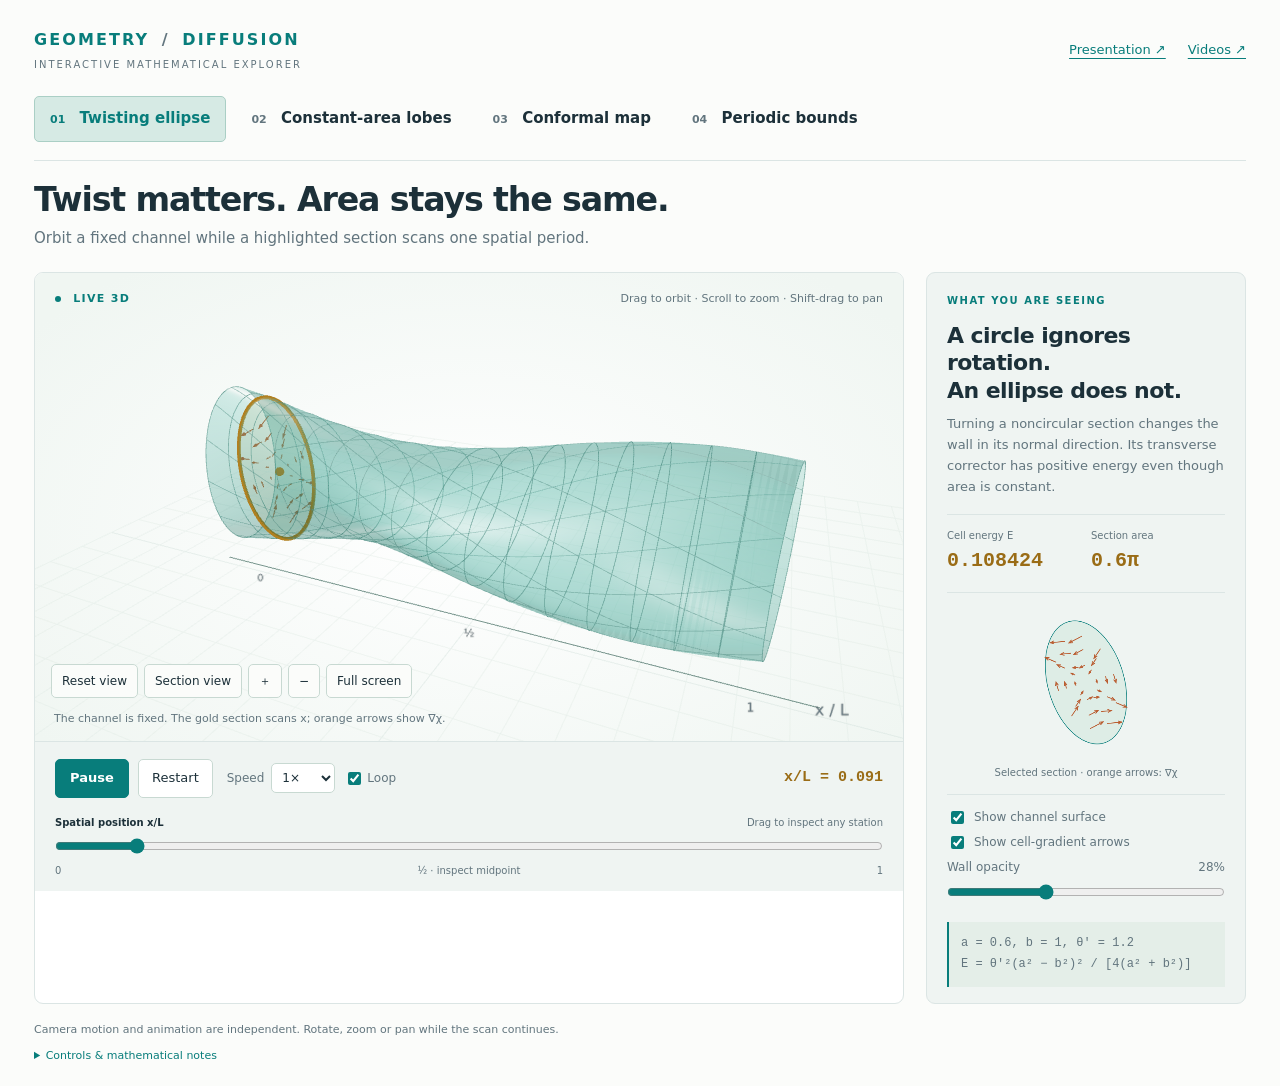
<file: interactive3d/index.html>
<!doctype html><html lang="en"><head><meta charset="utf-8"><meta name="viewport" content="width=device-width,initial-scale=1"><title>Geometry in motion · Interactive diffusion</title><link rel="stylesheet" href="style.css?v=3901519d13c7"></head>
<body><div id="app">
<header><div><a class="brand" href="index.html">GEOMETRY <span>/</span> DIFFUSION</a><div class="eyebrow">INTERACTIVE MATHEMATICAL EXPLORER</div></div><div class="header-links"><a href="../expository_annex.pdf" id="paperLink">Presentation ↗</a><a href="../animations/gallery.html">Videos ↗</a></div></header>
<nav aria-label="Select a scene"><button data-scene="twist" aria-pressed="true"><span>01</span> Twisting ellipse</button><button data-scene="lobes" aria-pressed="false"><span>02</span> Constant-area lobes</button><button data-scene="conformal" aria-pressed="false"><span>03</span> Conformal map</button><button data-scene="bounds" aria-pressed="false"><span>04</span> Periodic bounds</button></nav>
<section class="intro"><h1 id="title">Twist matters. Area stays the same.</h1><p id="subtitle">Orbit a fixed channel while a highlighted section scans one spatial period.</p></section>
<main><section class="viewer" aria-label="Interactive 3D scene"><div id="stage"><canvas id="scene" tabindex="0" aria-label="3D view: drag to orbit, scroll to zoom, shift-drag to pan"></canvas><div id="loading">Preparing the 3D scene…</div><div class="stage-top"><span class="live"><i></i> <span id="state">LIVE 3D</span></span><span id="cameraHint">Drag to orbit · Scroll to zoom · Shift-drag to pan</span></div><div class="view-buttons" aria-label="Camera presets"><button id="reset" title="Restore the initial camera without restarting the animation">Reset view</button><button id="front">Section view</button><button id="zoomIn" aria-label="Zoom in">＋</button><button id="zoomOut" aria-label="Zoom out">−</button><button id="fullscreen">Full screen</button></div><div id="stageNote">The channel is fixed. The gold section moves along x.</div></div>
<div class="transport"><div class="transport-top"><button id="play" class="primary">Pause</button><button id="restart" title="Restart the scan, keeping your camera view">Restart</button><label class="speed">Speed <select id="speed"><option value="0.5">0.5×</option><option value="1" selected>1×</option><option value="2">2×</option></select></label><label class="loop"><input id="loop" type="checkbox" checked> Loop</label><output id="position">x/L = 0.000</output></div><label class="timeline-label" for="timeline"><span id="timelineName">Spatial position</span><span>Drag to inspect any station</span></label><input id="timeline" type="range" min="0" max="1" step="0.001" value="0" aria-label="Spatial position"><div class="ticks"><span>0</span><button id="midpoint" title="Pause at the midpoint">½ · inspect midpoint</button><span>1</span></div></div></section>
<aside><div class="side-title">WHAT YOU ARE SEEING</div><h2 id="takeaway">A circle ignores rotation.<br>An ellipse does not.</h2><p id="explanation"></p><div class="metrics" id="metrics"></div><canvas id="inset" width="640" height="360" aria-label="A fixed front view of the selected cross section"></canvas><div id="insetCaption" class="inset-caption"></div><div class="options" id="tubeOptions"><label><input type="checkbox" id="surface" checked> Show channel surface</label><label><input type="checkbox" id="field" checked> Show cell-gradient arrows</label><label for="opacity">Wall opacity <output id="opacityValue">28%</output></label><input id="opacity" type="range" min="0.03" max="0.75" step="0.01" value="0.28"></div><div id="formula" class="formula"></div></aside></main>
<footer><span id="viewDescription">Camera motion and animation are independent. Rotate, zoom or pan while the scan continues.</span><details><summary>Controls & mathematical notes</summary><p>For 3D channels, drag to orbit and Shift-drag or right-drag to pan. For the planar map and graph, drag to pan; rotation is disabled. Wheel or pinch zooms in every scene. Touch: one finger rotates 3D channels or pans planar diagrams; two fingers pan and zoom. Space pauses when focus is outside a control. Keys 1–4 select scenes. The timeline pauses playback when dragged. Reset view changes only the camera.</p><p>These are geometric constructions and analytic formulas, not particle simulations. The channel walls are stationary. Axial length is schematic. Orange arrows are the transverse cell-gradient field, with fixed display scaling. The conformal map and the bounds use fixed face-on orthographic views. Equal geometric scale is preserved while panning, zooming and resizing. FEM points are numerical estimates, not certified error bars.</p><p>Built with <a href="https://threejs.org/docs/pages/OrbitControls.html" target="_blank" rel="noopener">Three.js and OrbitControls</a>. All runtime code and data are bundled locally. <a href="README.md">Source and reproduction notes</a>.</p></details></footer>
</div><noscript><p>This explorer needs JavaScript. The original videos remain available in the animations folder.</p></noscript><script src="app.bundle.js?v=f7a16979a0a4"></script></body></html>
</file>
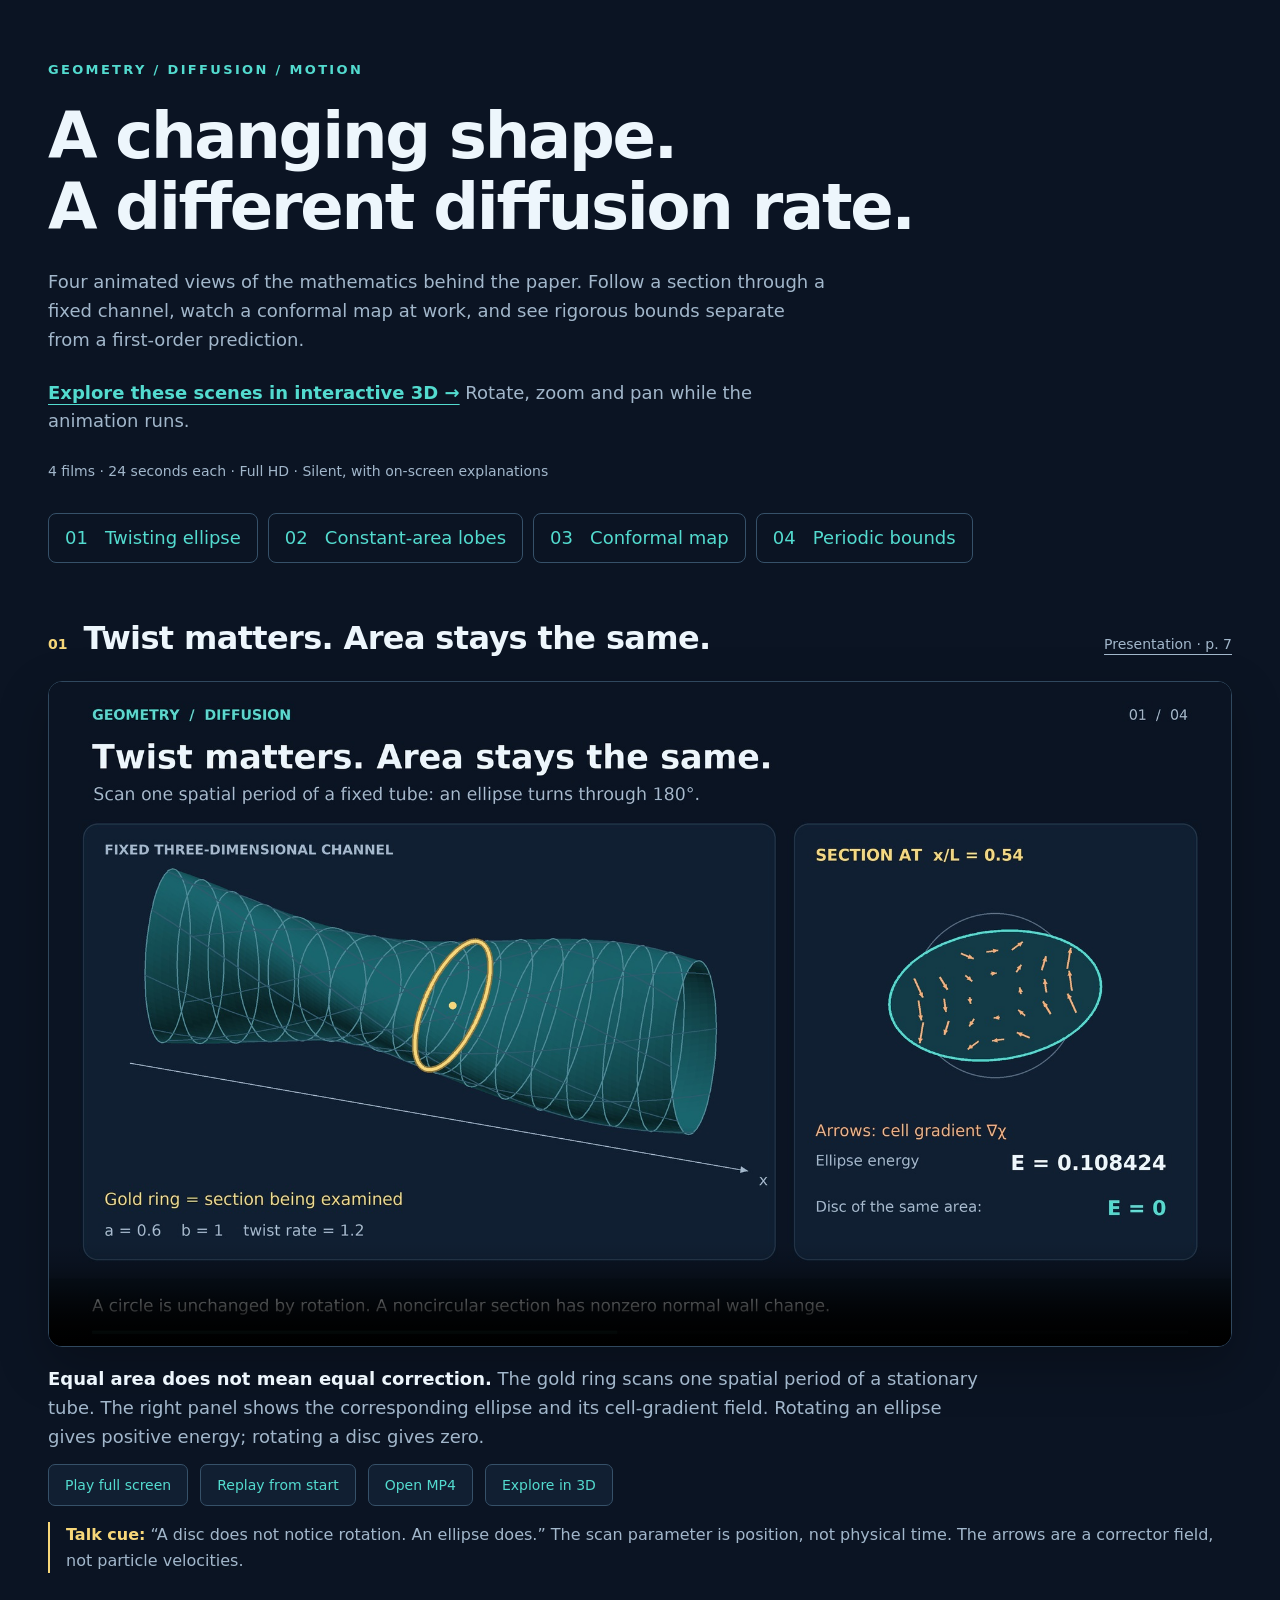
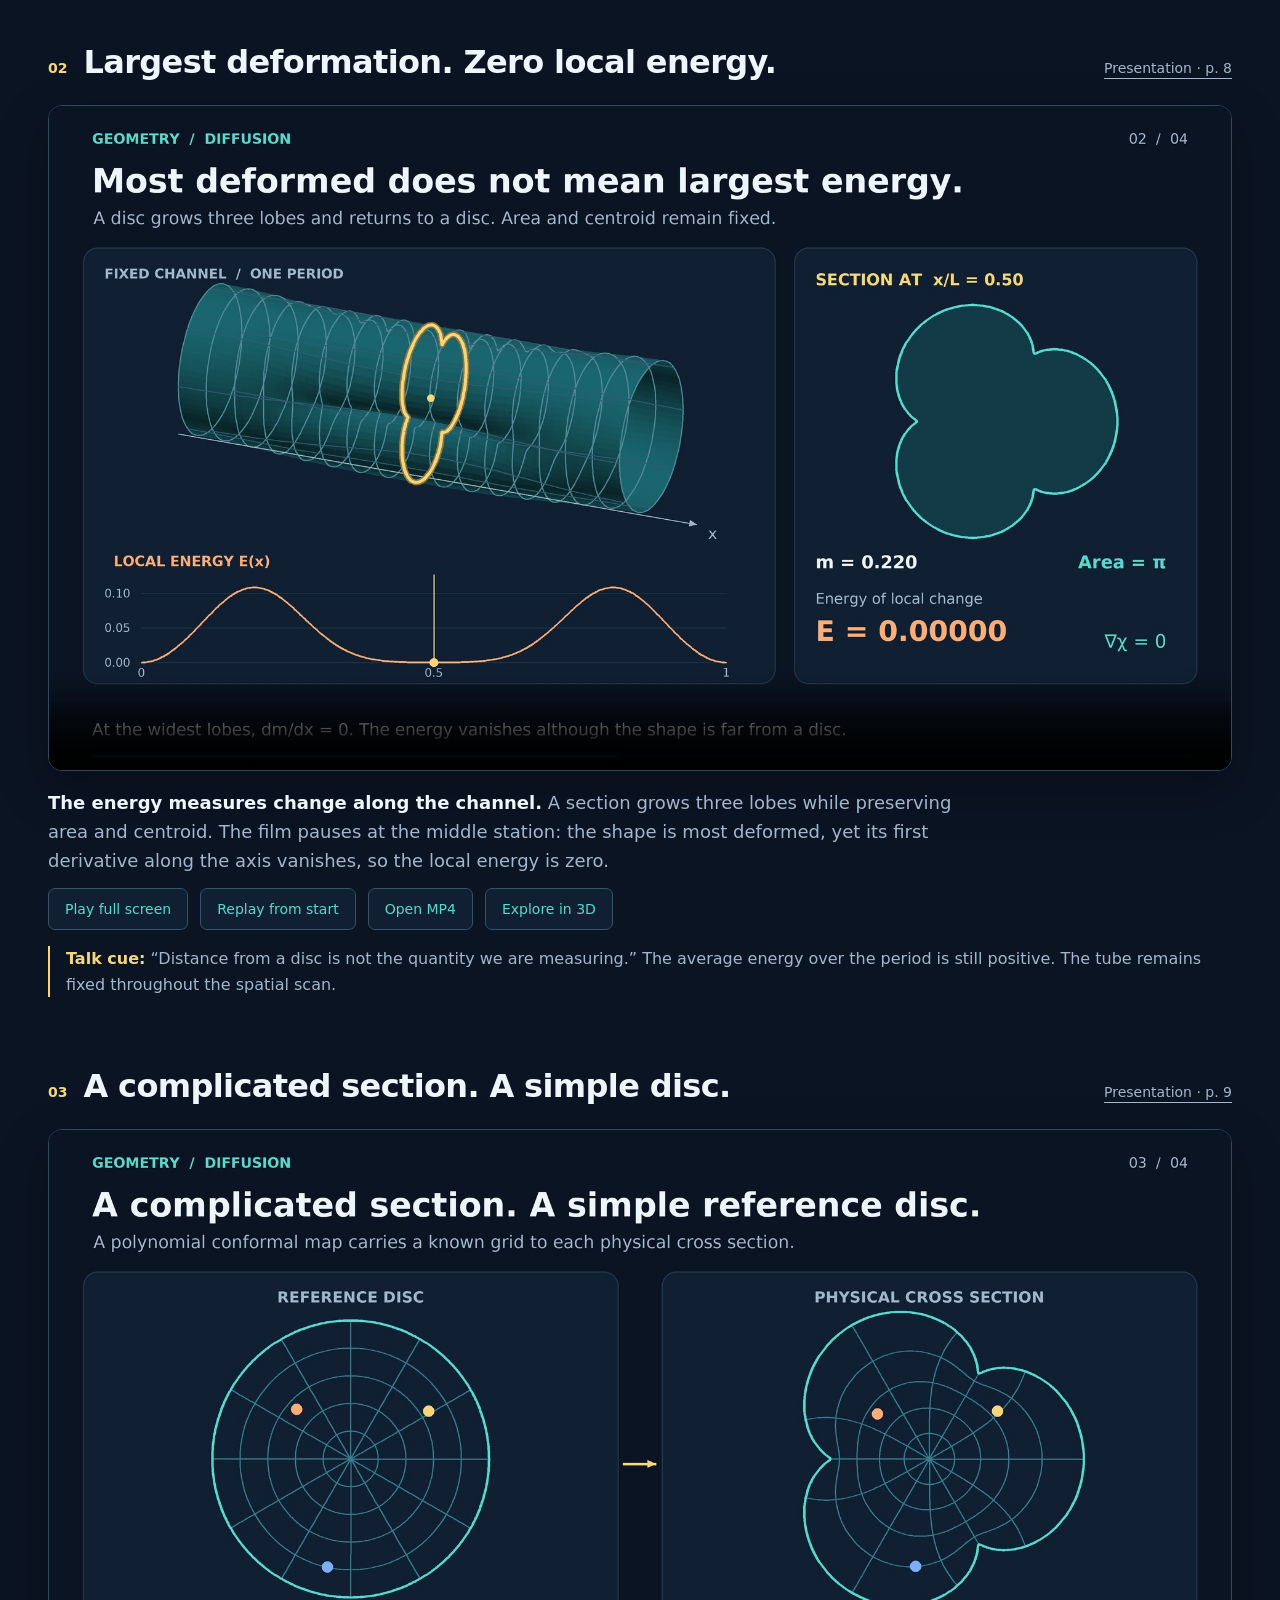
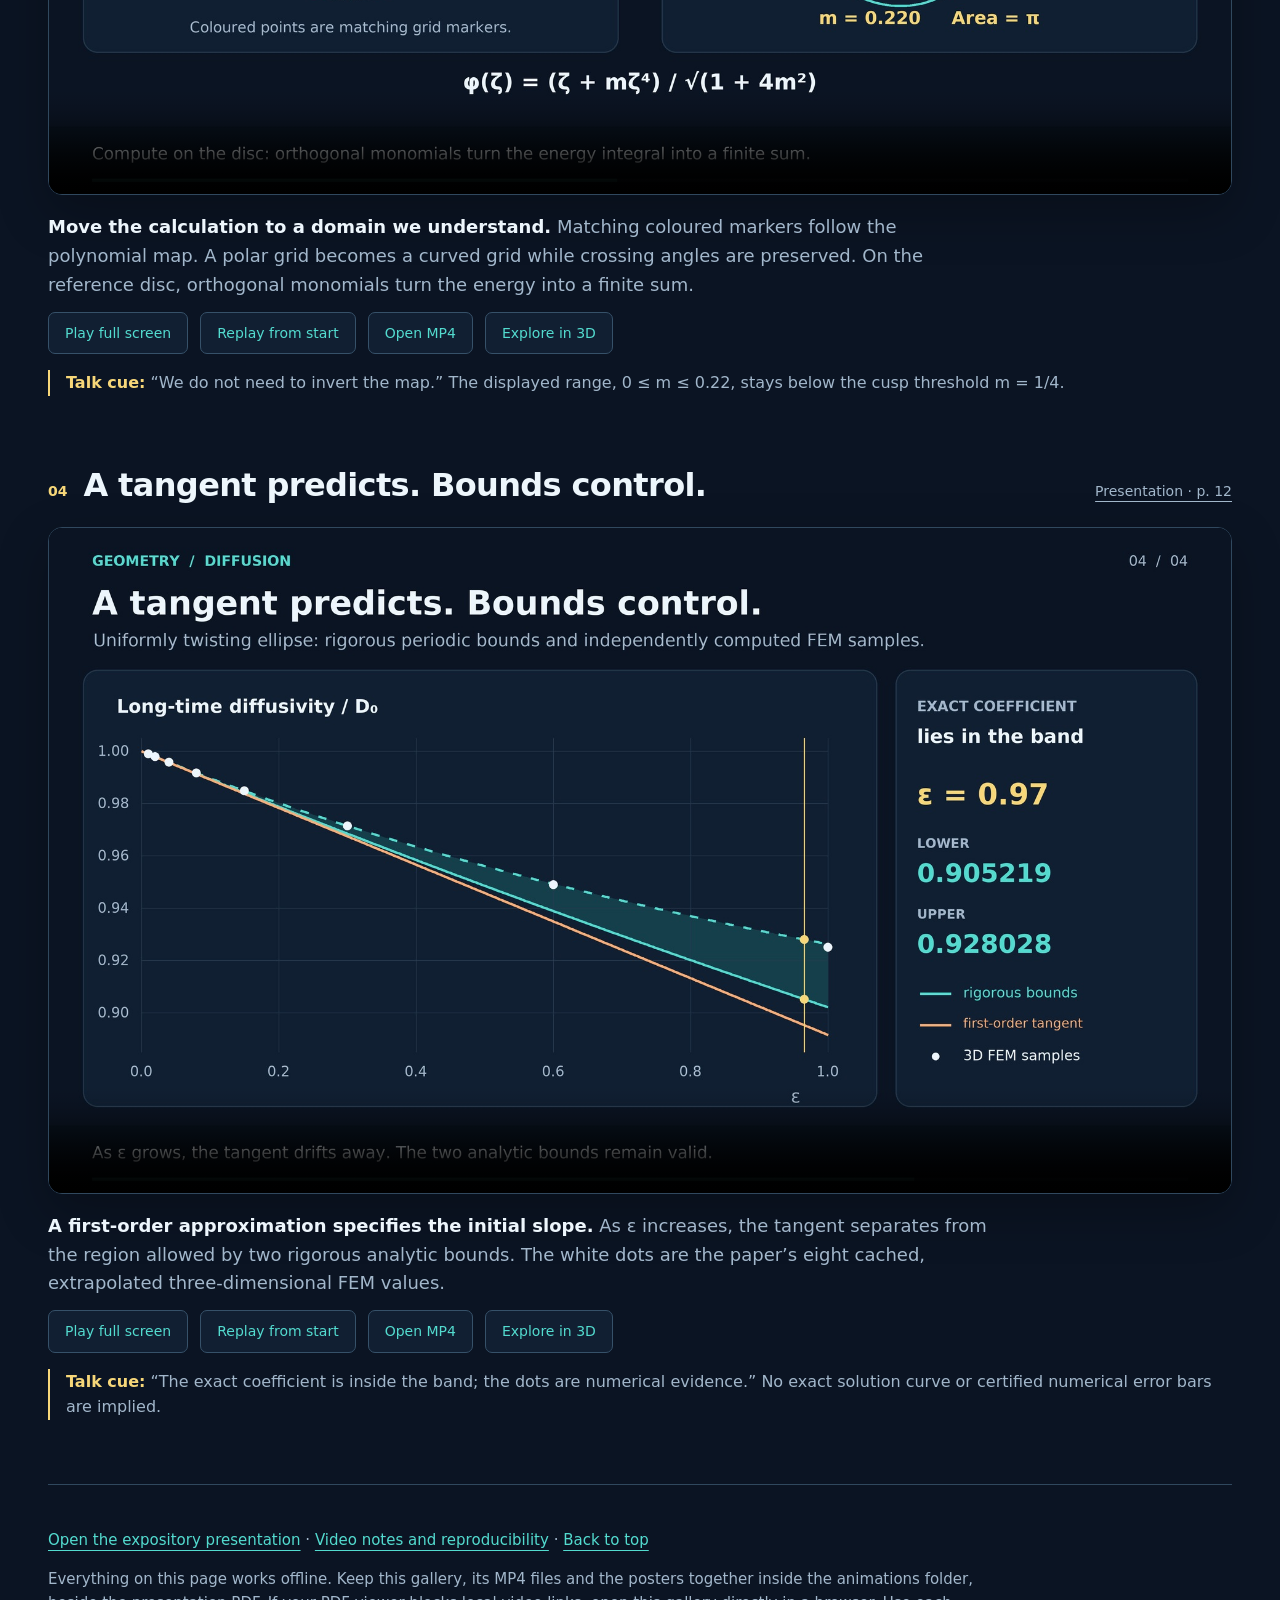
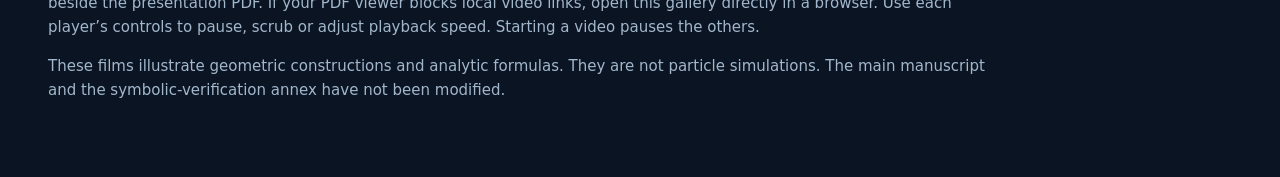
<file: animations/gallery.html>
<!doctype html>
<html lang="en">
<head>
<meta charset="utf-8"><meta name="viewport" content="width=device-width, initial-scale=1">
<title>Geometry and diffusion — four animated views</title>
<style>
:root{color-scheme:dark;--bg:#0b1423;--panel:#111f32;--text:#edf6fc;--muted:#a2b7cb;--teal:#53dbcf;--gold:#f7d779}
*{box-sizing:border-box}html{scroll-behavior:smooth}body{margin:0;background:var(--bg);color:var(--text);font:18px/1.6 system-ui,-apple-system,BlinkMacSystemFont,"Segoe UI",sans-serif}main{max-width:1240px;margin:auto;padding:60px 28px}a{color:var(--teal);text-underline-offset:5px}a:focus-visible,button:focus-visible,video:focus-visible{outline:3px solid var(--gold);outline-offset:5px}.eyebrow{font-size:13px;font-weight:750;letter-spacing:.18em;color:var(--teal)}h1{font-size:clamp(34px,5.5vw,64px);line-height:1.12;letter-spacing:-.035em;max-width:950px;margin:20px 0}header p{max-width:780px;color:var(--muted);margin:24px 0}.meta{font-size:14px;color:var(--muted)}nav{display:flex;flex-wrap:wrap;gap:10px;margin:30px 0 50px}nav a{padding:10px 16px;text-decoration:none;border:1px solid #365169;border-radius:8px}nav a:hover{background:var(--panel);border-color:var(--teal)}article{margin:0 0 64px;scroll-margin-top:24px}.head{display:flex;align-items:baseline;gap:18px;justify-content:space-between}.title{display:flex;align-items:baseline;gap:16px}h2{font-size:clamp(23px,3vw,32px);letter-spacing:-.02em;margin:0 0 16px}.number{font-size:14px;font-weight:750;color:var(--gold)}.page{font-size:14px;white-space:nowrap;color:var(--muted)}.player{overflow:hidden;border-radius:14px;border:1px solid #30485e;background:#08111e;box-shadow:0 18px 50px #0004}video{display:block;width:100%;aspect-ratio:16/9;background:#08111e}.description{max-width:940px;color:var(--muted);margin:18px 0 12px}.description strong{color:var(--text);font-weight:650}.actions{display:flex;flex-wrap:wrap;gap:12px;align-items:center}button,.download{font:inherit;font-size:14px;padding:9px 16px;background:var(--panel);color:var(--teal);border:1px solid #365169;border-radius:7px;cursor:pointer;text-decoration:none}button:hover,.download:hover{border-color:var(--teal)}.speaker{border-left:2px solid var(--gold);padding-left:16px;color:var(--muted);font-size:16px}.speaker b{color:var(--gold)}footer{border-top:1px solid #30485e;padding-top:28px;color:var(--muted);font-size:15px}footer p{max-width:960px}@media(max-width:650px){main{padding:32px 16px}.head{display:block}.page{margin:0 0 10px}.title{gap:10px}nav{gap:7px}nav a{font-size:14px;padding:8px 11px}article{margin-bottom:45px}}@media(prefers-reduced-motion:reduce){html{scroll-behavior:auto}}
</style>
</head>
<body><main>
<header><div class="eyebrow">GEOMETRY / DIFFUSION / MOTION</div><h1>A changing shape.<br>A different diffusion rate.</h1>
<p>Four animated views of the mathematics behind the paper. Follow a section through a fixed channel, watch a conformal map at work, and see rigorous bounds separate from a first-order prediction.</p>
<p><a href="../interactive3d/index.html"><strong>Explore these scenes in interactive 3D →</strong></a> Rotate, zoom and pan while the animation runs.</p>
<div class="meta">4 films · 24 seconds each · Full HD · Silent, with on-screen explanations</div>
<nav aria-label="Choose a video"><a href="#twist">01 &nbsp; Twisting ellipse</a><a href="#lobes">02 &nbsp; Constant-area lobes</a><a href="#conformal">03 &nbsp; Conformal map</a><a href="#bounds">04 &nbsp; Periodic bounds</a></nav>
</header>
<article id="twist"><div class="head"><div class="title"><span class="number">01</span><h2>Twist matters. Area stays the same.</h2></div><a class="page" href="../expository_annex.pdf#page=7">Presentation · p. 7</a></div>
<div class="player"><video id="v1" controls playsinline preload="metadata" poster="posters/01_twisting_ellipse.jpg" aria-label="Twisting ellipse: spatial scan and transverse cell gradient"><source src="01_twisting_ellipse.mp4" type="video/mp4">Your browser cannot play this video. Use the MP4 link below.</video></div>
<p class="description"><strong>Equal area does not mean equal correction.</strong> The gold ring scans one spatial period of a stationary tube. The right panel shows the corresponding ellipse and its cell-gradient field. Rotating an ellipse gives positive energy; rotating a disc gives zero.</p>
<div class="actions"><button data-fullscreen="v1">Play full screen</button><button data-replay="v1">Replay from start</button><a class="download" href="01_twisting_ellipse.mp4">Open MP4</a><a class="download" href="../interactive3d/01_twisting_ellipse.html">Explore in 3D</a></div>
<p class="speaker"><b>Talk cue:</b> “A disc does not notice rotation. An ellipse does.” The scan parameter is position, not physical time. The arrows are a corrector field, not particle velocities.</p></article>
<article id="lobes"><div class="head"><div class="title"><span class="number">02</span><h2>Largest deformation. Zero local energy.</h2></div><a class="page" href="../expository_annex.pdf#page=8">Presentation · p. 8</a></div>
<div class="player"><video id="v2" controls playsinline preload="metadata" poster="posters/02_constant_area_lobes.jpg" aria-label="Constant-area lobes: spatial scan, local gradient and energy"><source src="02_constant_area_lobes.mp4" type="video/mp4">Your browser cannot play this video. Use the MP4 link below.</video></div>
<p class="description"><strong>The energy measures change along the channel.</strong> A section grows three lobes while preserving area and centroid. The film pauses at the middle station: the shape is most deformed, yet its first derivative along the axis vanishes, so the local energy is zero.</p>
<div class="actions"><button data-fullscreen="v2">Play full screen</button><button data-replay="v2">Replay from start</button><a class="download" href="02_constant_area_lobes.mp4">Open MP4</a><a class="download" href="../interactive3d/02_constant_area_lobes.html">Explore in 3D</a></div>
<p class="speaker"><b>Talk cue:</b> “Distance from a disc is not the quantity we are measuring.” The average energy over the period is still positive. The tube remains fixed throughout the spatial scan.</p></article>
<article id="conformal"><div class="head"><div class="title"><span class="number">03</span><h2>A complicated section. A simple disc.</h2></div><a class="page" href="../expository_annex.pdf#page=9">Presentation · p. 9</a></div>
<div class="player"><video id="v3" controls playsinline preload="metadata" poster="posters/03_conformal_map.jpg" aria-label="Polynomial conformal map from a reference disc to a three-lobed section"><source src="03_conformal_map.mp4" type="video/mp4">Your browser cannot play this video. Use the MP4 link below.</video></div>
<p class="description"><strong>Move the calculation to a domain we understand.</strong> Matching coloured markers follow the polynomial map. A polar grid becomes a curved grid while crossing angles are preserved. On the reference disc, orthogonal monomials turn the energy into a finite sum.</p>
<div class="actions"><button data-fullscreen="v3">Play full screen</button><button data-replay="v3">Replay from start</button><a class="download" href="03_conformal_map.mp4">Open MP4</a><a class="download" href="../interactive3d/03_conformal_map.html">Explore in 3D</a></div>
<p class="speaker"><b>Talk cue:</b> “We do not need to invert the map.” The displayed range, 0 ≤ m ≤ 0.22, stays below the cusp threshold m = 1/4.</p></article>
<article id="bounds"><div class="head"><div class="title"><span class="number">04</span><h2>A tangent predicts. Bounds control.</h2></div><a class="page" href="../expository_annex.pdf#page=12">Presentation · p. 12</a></div>
<div class="player"><video id="v4" controls playsinline preload="metadata" poster="posters/04_periodic_bounds.jpg" aria-label="Analytic bounds for periodic diffusivity compared with the first-order tangent and FEM samples"><source src="04_periodic_bounds.mp4" type="video/mp4">Your browser cannot play this video. Use the MP4 link below.</video></div>
<p class="description"><strong>A first-order approximation specifies the initial slope.</strong> As ε increases, the tangent separates from the region allowed by two rigorous analytic bounds. The white dots are the paper’s eight cached, extrapolated three-dimensional FEM values.</p>
<div class="actions"><button data-fullscreen="v4">Play full screen</button><button data-replay="v4">Replay from start</button><a class="download" href="04_periodic_bounds.mp4">Open MP4</a><a class="download" href="../interactive3d/04_periodic_bounds.html">Explore in 3D</a></div>
<p class="speaker"><b>Talk cue:</b> “The exact coefficient is inside the band; the dots are numerical evidence.” No exact solution curve or certified numerical error bars are implied.</p></article>
<footer><p><a href="../expository_annex.pdf">Open the expository presentation</a> · <a href="README.md">Video notes and reproducibility</a> · <a href="#">Back to top</a></p><p>Everything on this page works offline. Keep this gallery, its MP4 files and the posters together inside the animations folder, beside the presentation PDF. If your PDF viewer blocks local video links, open this gallery directly in a browser. Use each player’s controls to pause, scrub or adjust playback speed. Starting a video pauses the others.</p><p>These films illustrate geometric constructions and analytic formulas. They are not particle simulations. The main manuscript and the symbolic-verification annex have not been modified.</p></footer>
</main>
<script>
const videos = [...document.querySelectorAll('video')];
for (const video of videos) video.addEventListener('play', () => { for (const other of videos) if (other !== video) other.pause(); });
for (const button of document.querySelectorAll('[data-replay]')) button.addEventListener('click', () => { const video = document.getElementById(button.dataset.replay); video.currentTime = 0; video.play().catch(() => {}); });
for (const button of document.querySelectorAll('[data-fullscreen]')) button.addEventListener('click', () => { const video = document.getElementById(button.dataset.fullscreen); if (video.requestFullscreen) video.requestFullscreen().catch(() => {}); else if (video.webkitEnterFullscreen) video.webkitEnterFullscreen(); video.play().catch(() => {}); });
</script></body></html>
</file>
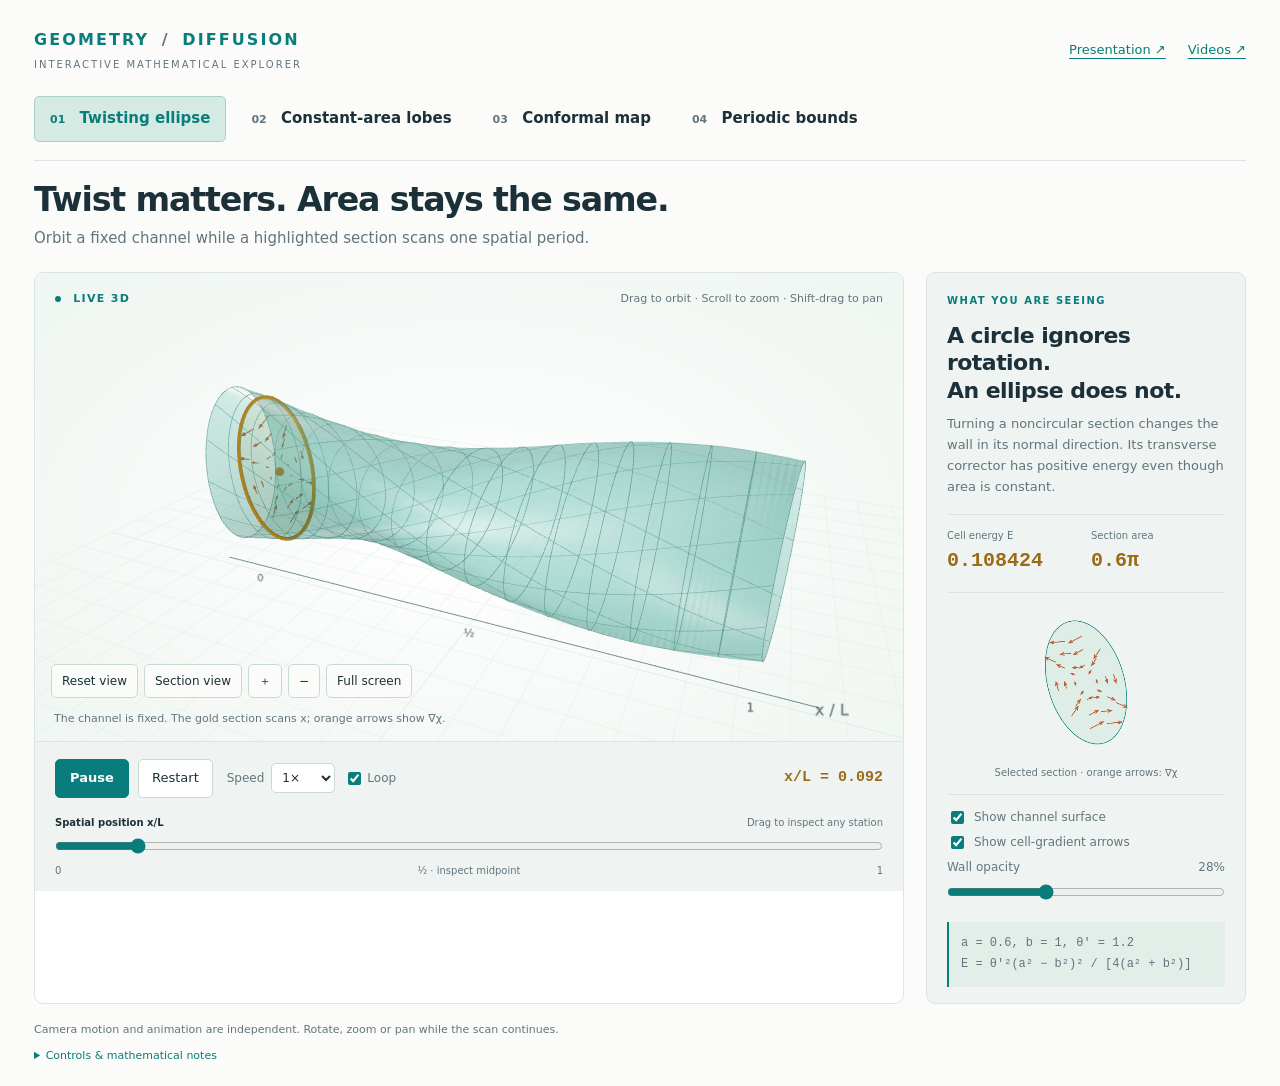
<file: interactive3d/01_twisting_ellipse.html>
<!doctype html><html lang="en"><head><meta charset="utf-8"><meta name="viewport" content="width=device-width,initial-scale=1"><title>Geometry in motion · Interactive diffusion</title><link rel="stylesheet" href="style.css?v=3901519d13c7"></head>
<body><div id="app">
<header><div><a class="brand" href="index.html">GEOMETRY <span>/</span> DIFFUSION</a><div class="eyebrow">INTERACTIVE MATHEMATICAL EXPLORER</div></div><div class="header-links"><a href="../expository_annex.pdf" id="paperLink">Presentation ↗</a><a href="../animations/gallery.html">Videos ↗</a></div></header>
<nav aria-label="Select a scene"><button data-scene="twist" aria-pressed="true"><span>01</span> Twisting ellipse</button><button data-scene="lobes" aria-pressed="false"><span>02</span> Constant-area lobes</button><button data-scene="conformal" aria-pressed="false"><span>03</span> Conformal map</button><button data-scene="bounds" aria-pressed="false"><span>04</span> Periodic bounds</button></nav>
<section class="intro"><h1 id="title">Twist matters. Area stays the same.</h1><p id="subtitle">Orbit a fixed channel while a highlighted section scans one spatial period.</p></section>
<main><section class="viewer" aria-label="Interactive 3D scene"><div id="stage"><canvas id="scene" tabindex="0" aria-label="3D view: drag to orbit, scroll to zoom, shift-drag to pan"></canvas><div id="loading">Preparing the 3D scene…</div><div class="stage-top"><span class="live"><i></i> <span id="state">LIVE 3D</span></span><span id="cameraHint">Drag to orbit · Scroll to zoom · Shift-drag to pan</span></div><div class="view-buttons" aria-label="Camera presets"><button id="reset" title="Restore the initial camera without restarting the animation">Reset view</button><button id="front">Section view</button><button id="zoomIn" aria-label="Zoom in">＋</button><button id="zoomOut" aria-label="Zoom out">−</button><button id="fullscreen">Full screen</button></div><div id="stageNote">The channel is fixed. The gold section moves along x.</div></div>
<div class="transport"><div class="transport-top"><button id="play" class="primary">Pause</button><button id="restart" title="Restart the scan, keeping your camera view">Restart</button><label class="speed">Speed <select id="speed"><option value="0.5">0.5×</option><option value="1" selected>1×</option><option value="2">2×</option></select></label><label class="loop"><input id="loop" type="checkbox" checked> Loop</label><output id="position">x/L = 0.000</output></div><label class="timeline-label" for="timeline"><span id="timelineName">Spatial position</span><span>Drag to inspect any station</span></label><input id="timeline" type="range" min="0" max="1" step="0.001" value="0" aria-label="Spatial position"><div class="ticks"><span>0</span><button id="midpoint" title="Pause at the midpoint">½ · inspect midpoint</button><span>1</span></div></div></section>
<aside><div class="side-title">WHAT YOU ARE SEEING</div><h2 id="takeaway">A circle ignores rotation.<br>An ellipse does not.</h2><p id="explanation"></p><div class="metrics" id="metrics"></div><canvas id="inset" width="640" height="360" aria-label="A fixed front view of the selected cross section"></canvas><div id="insetCaption" class="inset-caption"></div><div class="options" id="tubeOptions"><label><input type="checkbox" id="surface" checked> Show channel surface</label><label><input type="checkbox" id="field" checked> Show cell-gradient arrows</label><label for="opacity">Wall opacity <output id="opacityValue">28%</output></label><input id="opacity" type="range" min="0.03" max="0.75" step="0.01" value="0.28"></div><div id="formula" class="formula"></div></aside></main>
<footer><span id="viewDescription">Camera motion and animation are independent. Rotate, zoom or pan while the scan continues.</span><details><summary>Controls & mathematical notes</summary><p>For 3D channels, drag to orbit and Shift-drag or right-drag to pan. For the planar map and graph, drag to pan; rotation is disabled. Wheel or pinch zooms in every scene. Touch: one finger rotates 3D channels or pans planar diagrams; two fingers pan and zoom. Space pauses when focus is outside a control. Keys 1–4 select scenes. The timeline pauses playback when dragged. Reset view changes only the camera.</p><p>These are geometric constructions and analytic formulas, not particle simulations. The channel walls are stationary. Axial length is schematic. Orange arrows are the transverse cell-gradient field, with fixed display scaling. The conformal map and the bounds use fixed face-on orthographic views. Equal geometric scale is preserved while panning, zooming and resizing. FEM points are numerical estimates, not certified error bars.</p><p>Built with <a href="https://threejs.org/docs/pages/OrbitControls.html" target="_blank" rel="noopener">Three.js and OrbitControls</a>. All runtime code and data are bundled locally. <a href="README.md">Source and reproduction notes</a>.</p></details></footer>
</div><noscript><p>This explorer needs JavaScript. The original videos remain available in the animations folder.</p></noscript><script>if (!location.hash) history.replaceState(null,"","#twist");</script><script src="app.bundle.js?v=f7a16979a0a4"></script></body></html>
</file>
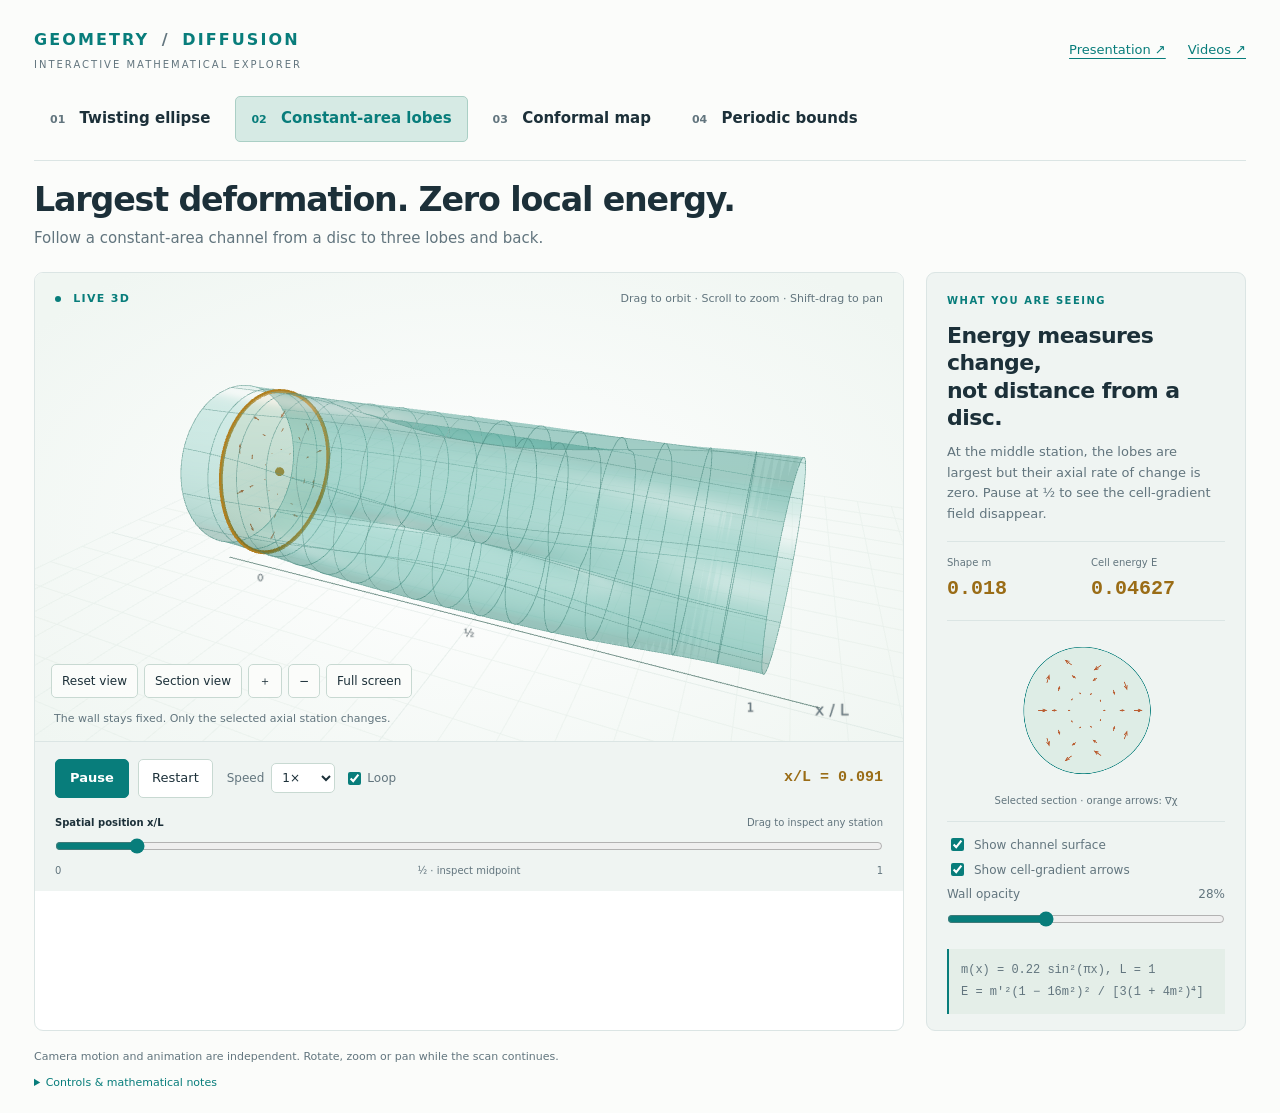
<file: interactive3d/02_constant_area_lobes.html>
<!doctype html><html lang="en"><head><meta charset="utf-8"><meta name="viewport" content="width=device-width,initial-scale=1"><title>Geometry in motion · Interactive diffusion</title><link rel="stylesheet" href="style.css?v=3901519d13c7"></head>
<body><div id="app">
<header><div><a class="brand" href="index.html">GEOMETRY <span>/</span> DIFFUSION</a><div class="eyebrow">INTERACTIVE MATHEMATICAL EXPLORER</div></div><div class="header-links"><a href="../expository_annex.pdf" id="paperLink">Presentation ↗</a><a href="../animations/gallery.html">Videos ↗</a></div></header>
<nav aria-label="Select a scene"><button data-scene="twist" aria-pressed="true"><span>01</span> Twisting ellipse</button><button data-scene="lobes" aria-pressed="false"><span>02</span> Constant-area lobes</button><button data-scene="conformal" aria-pressed="false"><span>03</span> Conformal map</button><button data-scene="bounds" aria-pressed="false"><span>04</span> Periodic bounds</button></nav>
<section class="intro"><h1 id="title">Twist matters. Area stays the same.</h1><p id="subtitle">Orbit a fixed channel while a highlighted section scans one spatial period.</p></section>
<main><section class="viewer" aria-label="Interactive 3D scene"><div id="stage"><canvas id="scene" tabindex="0" aria-label="3D view: drag to orbit, scroll to zoom, shift-drag to pan"></canvas><div id="loading">Preparing the 3D scene…</div><div class="stage-top"><span class="live"><i></i> <span id="state">LIVE 3D</span></span><span id="cameraHint">Drag to orbit · Scroll to zoom · Shift-drag to pan</span></div><div class="view-buttons" aria-label="Camera presets"><button id="reset" title="Restore the initial camera without restarting the animation">Reset view</button><button id="front">Section view</button><button id="zoomIn" aria-label="Zoom in">＋</button><button id="zoomOut" aria-label="Zoom out">−</button><button id="fullscreen">Full screen</button></div><div id="stageNote">The channel is fixed. The gold section moves along x.</div></div>
<div class="transport"><div class="transport-top"><button id="play" class="primary">Pause</button><button id="restart" title="Restart the scan, keeping your camera view">Restart</button><label class="speed">Speed <select id="speed"><option value="0.5">0.5×</option><option value="1" selected>1×</option><option value="2">2×</option></select></label><label class="loop"><input id="loop" type="checkbox" checked> Loop</label><output id="position">x/L = 0.000</output></div><label class="timeline-label" for="timeline"><span id="timelineName">Spatial position</span><span>Drag to inspect any station</span></label><input id="timeline" type="range" min="0" max="1" step="0.001" value="0" aria-label="Spatial position"><div class="ticks"><span>0</span><button id="midpoint" title="Pause at the midpoint">½ · inspect midpoint</button><span>1</span></div></div></section>
<aside><div class="side-title">WHAT YOU ARE SEEING</div><h2 id="takeaway">A circle ignores rotation.<br>An ellipse does not.</h2><p id="explanation"></p><div class="metrics" id="metrics"></div><canvas id="inset" width="640" height="360" aria-label="A fixed front view of the selected cross section"></canvas><div id="insetCaption" class="inset-caption"></div><div class="options" id="tubeOptions"><label><input type="checkbox" id="surface" checked> Show channel surface</label><label><input type="checkbox" id="field" checked> Show cell-gradient arrows</label><label for="opacity">Wall opacity <output id="opacityValue">28%</output></label><input id="opacity" type="range" min="0.03" max="0.75" step="0.01" value="0.28"></div><div id="formula" class="formula"></div></aside></main>
<footer><span id="viewDescription">Camera motion and animation are independent. Rotate, zoom or pan while the scan continues.</span><details><summary>Controls & mathematical notes</summary><p>For 3D channels, drag to orbit and Shift-drag or right-drag to pan. For the planar map and graph, drag to pan; rotation is disabled. Wheel or pinch zooms in every scene. Touch: one finger rotates 3D channels or pans planar diagrams; two fingers pan and zoom. Space pauses when focus is outside a control. Keys 1–4 select scenes. The timeline pauses playback when dragged. Reset view changes only the camera.</p><p>These are geometric constructions and analytic formulas, not particle simulations. The channel walls are stationary. Axial length is schematic. Orange arrows are the transverse cell-gradient field, with fixed display scaling. The conformal map and the bounds use fixed face-on orthographic views. Equal geometric scale is preserved while panning, zooming and resizing. FEM points are numerical estimates, not certified error bars.</p><p>Built with <a href="https://threejs.org/docs/pages/OrbitControls.html" target="_blank" rel="noopener">Three.js and OrbitControls</a>. All runtime code and data are bundled locally. <a href="README.md">Source and reproduction notes</a>.</p></details></footer>
</div><noscript><p>This explorer needs JavaScript. The original videos remain available in the animations folder.</p></noscript><script>if (!location.hash) history.replaceState(null,"","#lobes");</script><script src="app.bundle.js?v=f7a16979a0a4"></script></body></html>
</file>
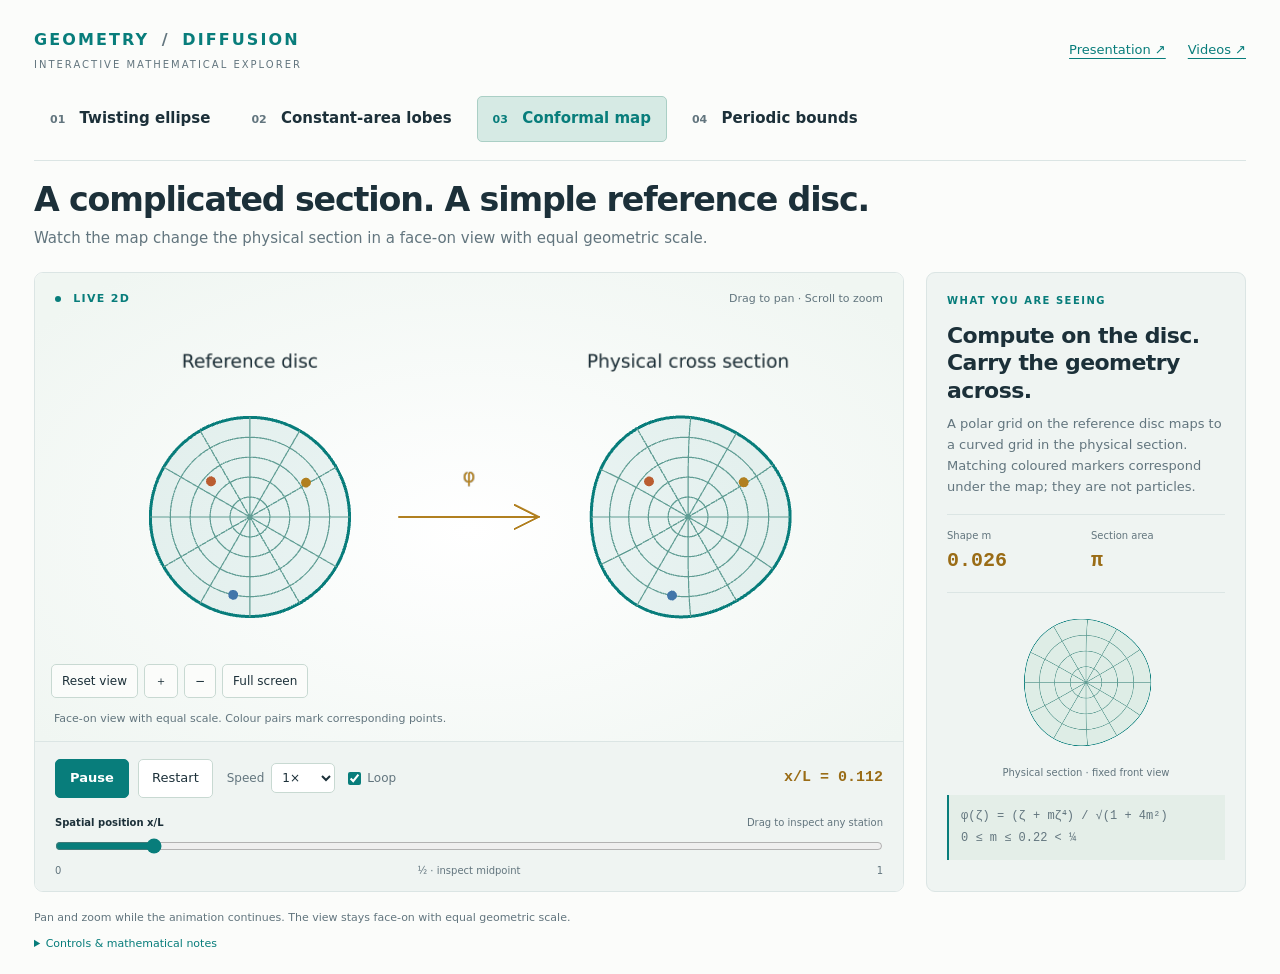
<file: interactive3d/03_conformal_map.html>
<!doctype html><html lang="en"><head><meta charset="utf-8"><meta name="viewport" content="width=device-width,initial-scale=1"><title>Geometry in motion · Interactive diffusion</title><link rel="stylesheet" href="style.css?v=3901519d13c7"></head>
<body><div id="app">
<header><div><a class="brand" href="index.html">GEOMETRY <span>/</span> DIFFUSION</a><div class="eyebrow">INTERACTIVE MATHEMATICAL EXPLORER</div></div><div class="header-links"><a href="../expository_annex.pdf" id="paperLink">Presentation ↗</a><a href="../animations/gallery.html">Videos ↗</a></div></header>
<nav aria-label="Select a scene"><button data-scene="twist" aria-pressed="true"><span>01</span> Twisting ellipse</button><button data-scene="lobes" aria-pressed="false"><span>02</span> Constant-area lobes</button><button data-scene="conformal" aria-pressed="false"><span>03</span> Conformal map</button><button data-scene="bounds" aria-pressed="false"><span>04</span> Periodic bounds</button></nav>
<section class="intro"><h1 id="title">Twist matters. Area stays the same.</h1><p id="subtitle">Orbit a fixed channel while a highlighted section scans one spatial period.</p></section>
<main><section class="viewer" aria-label="Interactive 3D scene"><div id="stage"><canvas id="scene" tabindex="0" aria-label="3D view: drag to orbit, scroll to zoom, shift-drag to pan"></canvas><div id="loading">Preparing the 3D scene…</div><div class="stage-top"><span class="live"><i></i> <span id="state">LIVE 3D</span></span><span id="cameraHint">Drag to orbit · Scroll to zoom · Shift-drag to pan</span></div><div class="view-buttons" aria-label="Camera presets"><button id="reset" title="Restore the initial camera without restarting the animation">Reset view</button><button id="front">Section view</button><button id="zoomIn" aria-label="Zoom in">＋</button><button id="zoomOut" aria-label="Zoom out">−</button><button id="fullscreen">Full screen</button></div><div id="stageNote">The channel is fixed. The gold section moves along x.</div></div>
<div class="transport"><div class="transport-top"><button id="play" class="primary">Pause</button><button id="restart" title="Restart the scan, keeping your camera view">Restart</button><label class="speed">Speed <select id="speed"><option value="0.5">0.5×</option><option value="1" selected>1×</option><option value="2">2×</option></select></label><label class="loop"><input id="loop" type="checkbox" checked> Loop</label><output id="position">x/L = 0.000</output></div><label class="timeline-label" for="timeline"><span id="timelineName">Spatial position</span><span>Drag to inspect any station</span></label><input id="timeline" type="range" min="0" max="1" step="0.001" value="0" aria-label="Spatial position"><div class="ticks"><span>0</span><button id="midpoint" title="Pause at the midpoint">½ · inspect midpoint</button><span>1</span></div></div></section>
<aside><div class="side-title">WHAT YOU ARE SEEING</div><h2 id="takeaway">A circle ignores rotation.<br>An ellipse does not.</h2><p id="explanation"></p><div class="metrics" id="metrics"></div><canvas id="inset" width="640" height="360" aria-label="A fixed front view of the selected cross section"></canvas><div id="insetCaption" class="inset-caption"></div><div class="options" id="tubeOptions"><label><input type="checkbox" id="surface" checked> Show channel surface</label><label><input type="checkbox" id="field" checked> Show cell-gradient arrows</label><label for="opacity">Wall opacity <output id="opacityValue">28%</output></label><input id="opacity" type="range" min="0.03" max="0.75" step="0.01" value="0.28"></div><div id="formula" class="formula"></div></aside></main>
<footer><span id="viewDescription">Camera motion and animation are independent. Rotate, zoom or pan while the scan continues.</span><details><summary>Controls & mathematical notes</summary><p>For 3D channels, drag to orbit and Shift-drag or right-drag to pan. For the planar map and graph, drag to pan; rotation is disabled. Wheel or pinch zooms in every scene. Touch: one finger rotates 3D channels or pans planar diagrams; two fingers pan and zoom. Space pauses when focus is outside a control. Keys 1–4 select scenes. The timeline pauses playback when dragged. Reset view changes only the camera.</p><p>These are geometric constructions and analytic formulas, not particle simulations. The channel walls are stationary. Axial length is schematic. Orange arrows are the transverse cell-gradient field, with fixed display scaling. The conformal map and the bounds use fixed face-on orthographic views. Equal geometric scale is preserved while panning, zooming and resizing. FEM points are numerical estimates, not certified error bars.</p><p>Built with <a href="https://threejs.org/docs/pages/OrbitControls.html" target="_blank" rel="noopener">Three.js and OrbitControls</a>. All runtime code and data are bundled locally. <a href="README.md">Source and reproduction notes</a>.</p></details></footer>
</div><noscript><p>This explorer needs JavaScript. The original videos remain available in the animations folder.</p></noscript><script>if (!location.hash) history.replaceState(null,"","#conformal");</script><script src="app.bundle.js?v=f7a16979a0a4"></script></body></html>
</file>
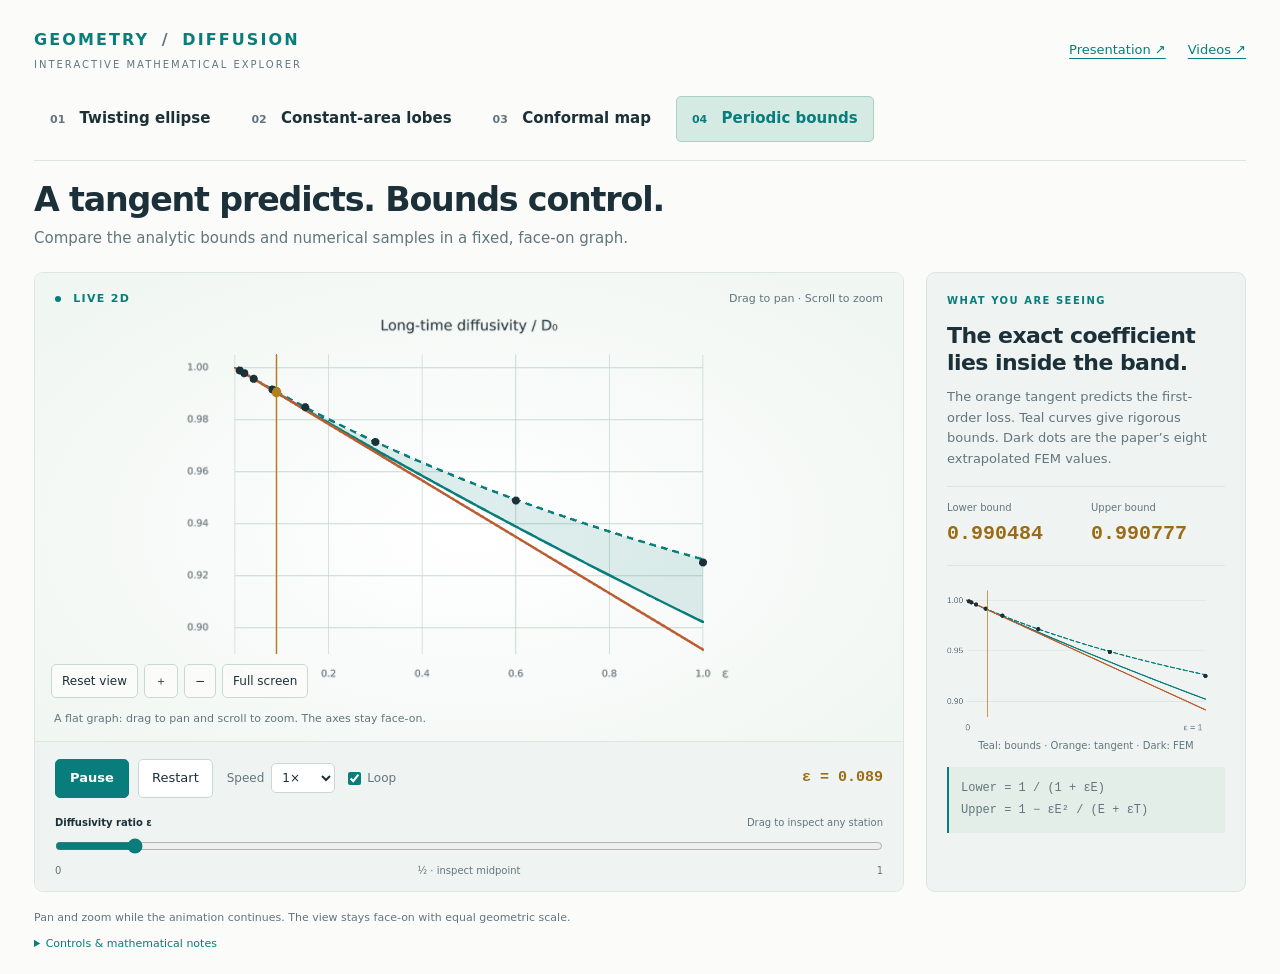
<file: interactive3d/04_periodic_bounds.html>
<!doctype html><html lang="en"><head><meta charset="utf-8"><meta name="viewport" content="width=device-width,initial-scale=1"><title>Geometry in motion · Interactive diffusion</title><link rel="stylesheet" href="style.css?v=3901519d13c7"></head>
<body><div id="app">
<header><div><a class="brand" href="index.html">GEOMETRY <span>/</span> DIFFUSION</a><div class="eyebrow">INTERACTIVE MATHEMATICAL EXPLORER</div></div><div class="header-links"><a href="../expository_annex.pdf" id="paperLink">Presentation ↗</a><a href="../animations/gallery.html">Videos ↗</a></div></header>
<nav aria-label="Select a scene"><button data-scene="twist" aria-pressed="true"><span>01</span> Twisting ellipse</button><button data-scene="lobes" aria-pressed="false"><span>02</span> Constant-area lobes</button><button data-scene="conformal" aria-pressed="false"><span>03</span> Conformal map</button><button data-scene="bounds" aria-pressed="false"><span>04</span> Periodic bounds</button></nav>
<section class="intro"><h1 id="title">Twist matters. Area stays the same.</h1><p id="subtitle">Orbit a fixed channel while a highlighted section scans one spatial period.</p></section>
<main><section class="viewer" aria-label="Interactive 3D scene"><div id="stage"><canvas id="scene" tabindex="0" aria-label="3D view: drag to orbit, scroll to zoom, shift-drag to pan"></canvas><div id="loading">Preparing the 3D scene…</div><div class="stage-top"><span class="live"><i></i> <span id="state">LIVE 3D</span></span><span id="cameraHint">Drag to orbit · Scroll to zoom · Shift-drag to pan</span></div><div class="view-buttons" aria-label="Camera presets"><button id="reset" title="Restore the initial camera without restarting the animation">Reset view</button><button id="front">Section view</button><button id="zoomIn" aria-label="Zoom in">＋</button><button id="zoomOut" aria-label="Zoom out">−</button><button id="fullscreen">Full screen</button></div><div id="stageNote">The channel is fixed. The gold section moves along x.</div></div>
<div class="transport"><div class="transport-top"><button id="play" class="primary">Pause</button><button id="restart" title="Restart the scan, keeping your camera view">Restart</button><label class="speed">Speed <select id="speed"><option value="0.5">0.5×</option><option value="1" selected>1×</option><option value="2">2×</option></select></label><label class="loop"><input id="loop" type="checkbox" checked> Loop</label><output id="position">x/L = 0.000</output></div><label class="timeline-label" for="timeline"><span id="timelineName">Spatial position</span><span>Drag to inspect any station</span></label><input id="timeline" type="range" min="0" max="1" step="0.001" value="0" aria-label="Spatial position"><div class="ticks"><span>0</span><button id="midpoint" title="Pause at the midpoint">½ · inspect midpoint</button><span>1</span></div></div></section>
<aside><div class="side-title">WHAT YOU ARE SEEING</div><h2 id="takeaway">A circle ignores rotation.<br>An ellipse does not.</h2><p id="explanation"></p><div class="metrics" id="metrics"></div><canvas id="inset" width="640" height="360" aria-label="A fixed front view of the selected cross section"></canvas><div id="insetCaption" class="inset-caption"></div><div class="options" id="tubeOptions"><label><input type="checkbox" id="surface" checked> Show channel surface</label><label><input type="checkbox" id="field" checked> Show cell-gradient arrows</label><label for="opacity">Wall opacity <output id="opacityValue">28%</output></label><input id="opacity" type="range" min="0.03" max="0.75" step="0.01" value="0.28"></div><div id="formula" class="formula"></div></aside></main>
<footer><span id="viewDescription">Camera motion and animation are independent. Rotate, zoom or pan while the scan continues.</span><details><summary>Controls & mathematical notes</summary><p>For 3D channels, drag to orbit and Shift-drag or right-drag to pan. For the planar map and graph, drag to pan; rotation is disabled. Wheel or pinch zooms in every scene. Touch: one finger rotates 3D channels or pans planar diagrams; two fingers pan and zoom. Space pauses when focus is outside a control. Keys 1–4 select scenes. The timeline pauses playback when dragged. Reset view changes only the camera.</p><p>These are geometric constructions and analytic formulas, not particle simulations. The channel walls are stationary. Axial length is schematic. Orange arrows are the transverse cell-gradient field, with fixed display scaling. The conformal map and the bounds use fixed face-on orthographic views. Equal geometric scale is preserved while panning, zooming and resizing. FEM points are numerical estimates, not certified error bars.</p><p>Built with <a href="https://threejs.org/docs/pages/OrbitControls.html" target="_blank" rel="noopener">Three.js and OrbitControls</a>. All runtime code and data are bundled locally. <a href="README.md">Source and reproduction notes</a>.</p></details></footer>
</div><noscript><p>This explorer needs JavaScript. The original videos remain available in the animations folder.</p></noscript><script>if (!location.hash) history.replaceState(null,"","#bounds");</script><script src="app.bundle.js?v=f7a16979a0a4"></script></body></html>
</file>
<file: interactive3d/style.css>
:root{color-scheme:light;--bg:#fbfcfa;--panel:#eff4f2;--ink:#1c3039;--muted:#62757e;--teal:#087d7b;--gold:#9a6c16;--line:#dbe5e4;--orange:#ba5d31}*{box-sizing:border-box}body{margin:0;background:var(--bg);color:var(--ink);font:15px/1.55 system-ui,-apple-system,BlinkMacSystemFont,"Segoe UI",sans-serif}#app{max-width:1800px;margin:auto;padding:28px 34px 22px}header{display:flex;align-items:center;justify-content:space-between;gap:16px;margin-bottom:24px}.brand{color:var(--teal);font-size:16px;font-weight:800;letter-spacing:.13em;text-decoration:none}.brand span{color:var(--muted);margin:0 5px}.eyebrow{font-size:10px;color:var(--muted);letter-spacing:.2em;margin-top:4px}.header-links{display:flex;gap:22px;font-size:13px}a{color:var(--teal);text-underline-offset:4px}button,select{font:inherit;color:var(--ink);background:#fff;border:1px solid #c8d9d2;border-radius:5px;padding:8px 13px;cursor:pointer;white-space:nowrap}button:hover{background:#e5f0eb;border-color:var(--teal)}button:focus-visible,a:focus-visible,summary:focus-visible,input:focus-visible,select:focus-visible,canvas:focus-visible{outline:2px solid var(--gold);outline-offset:4px}nav{display:flex;gap:9px;border-bottom:1px solid var(--line);padding-bottom:18px;flex-wrap:wrap}nav button{border-color:transparent;background:transparent;font-weight:650;padding:10px 15px}nav button span{font-size:11px;margin-right:9px;color:var(--muted)}nav button[aria-pressed=true]{background:#d6eae4;color:var(--teal);border-color:#aacfc5}nav button[aria-pressed=true] span{color:var(--teal)}.intro{padding:20px 0 22px}h1{font-size:clamp(26px,2.6vw,42px);letter-spacing:-.035em;line-height:1.16;margin:0 0 8px}.intro p{margin:0;color:var(--muted)}main{display:grid;grid-template-columns:minmax(0,1fr) 320px;gap:22px}.viewer{min-width:0;border:1px solid var(--line);border-radius:9px;overflow:hidden;background:#fff}#stage{height:clamp(400px,52vh,720px);position:relative;background:radial-gradient(ellipse at 50% 55%,#fff,#f0f6f2 90%)}#scene{display:block;width:100%;height:100%;touch-action:none;cursor:grab}#scene:active{cursor:grabbing}.stage-top{position:absolute;left:20px;right:20px;top:17px;display:flex;justify-content:space-between;align-items:center;gap:10px;pointer-events:none;font-size:11px;color:var(--muted)}.live{letter-spacing:.12em;color:var(--teal);font-weight:700;white-space:nowrap}.live i{display:inline-block;width:6px;height:6px;background:var(--teal);border-radius:50%;margin-right:7px}.view-buttons{position:absolute;bottom:43px;left:16px;display:flex;gap:6px;flex-wrap:wrap}.view-buttons button{font-size:12px;padding:7px 10px;background:#fbfcfaed;backdrop-filter:blur(8px)}#stageNote{position:absolute;bottom:14px;left:19px;right:19px;font-size:11px;color:var(--muted);pointer-events:none}#loading{position:absolute;inset:0;display:grid;place-content:center;padding:30px;background:#fbfcfaf2;z-index:3;text-align:center}#loading[hidden]{display:none}.transport{padding:17px 20px 11px;border-top:1px solid var(--line);background:#eff4f2}.transport-top{display:flex;align-items:center;gap:9px}.transport button{font-size:13px}.transport .primary{color:#fff;background:var(--teal);font-weight:750;border-color:var(--teal);min-width:74px}.speed{display:flex;align-items:center;gap:7px;font-size:12px;color:var(--muted);margin-left:5px}.speed select{font-size:12px;padding:6px}.loop{font-size:12px;color:var(--muted);display:flex;align-items:center;gap:3px}#position{margin-left:auto;font:600 15px/1.2 ui-monospace,monospace;color:var(--gold)}.timeline-label{display:flex;justify-content:space-between;font-size:10px;color:var(--muted);margin-top:17px}.timeline-label span:first-child{color:var(--ink);font-weight:600}input[type=range]{width:100%;accent-color:var(--teal);cursor:pointer;margin:8px 0}input[type=checkbox]{accent-color:var(--teal)}.ticks{display:flex;justify-content:space-between;align-items:center;color:var(--muted);font-size:10px}.ticks button{padding:1px 8px;font-size:10px;border:0;background:transparent;color:var(--muted)}aside{padding:20px 20px 16px;border:1px solid var(--line);border-radius:9px;background:#eff4f2;min-width:0}.side-title{font-size:10px;color:var(--teal);letter-spacing:.15em;font-weight:750}h2{font-size:22px;letter-spacing:-.025em;line-height:1.25;margin:13px 0 10px}#explanation{color:var(--muted);font-size:13px;line-height:1.6;margin:0 0 16px}.metrics{display:grid;grid-template-columns:1fr 1fr;gap:10px;border-top:1px solid var(--line);border-bottom:1px solid var(--line);padding:13px 0}.metric-label{font-size:10px;color:var(--muted);display:block}.metric-value{font:600 20px/1.8 ui-monospace,monospace;color:var(--gold)}#inset{display:block;width:100%;height:auto;margin-top:14px}.inset-caption{font-size:10px;text-align:center;color:var(--muted);margin-top:2px}.options{margin-top:13px;border-top:1px solid var(--line);padding-top:13px;display:grid;gap:6px;font-size:12px;color:var(--muted)}.options[hidden]{display:none}.options label{display:flex;gap:7px;align-items:center}.options output{margin-left:auto}.options input[type=range]{margin-top:1px}.formula{margin-top:14px;padding:11px 12px;border-left:2px solid var(--teal);background:#e4eee8;color:var(--muted);font:12px/1.8 ui-monospace,monospace;overflow-wrap:anywhere}footer{color:var(--muted);font-size:11px;margin-top:17px}footer>span{display:block}details{margin-top:9px}summary{cursor:pointer;color:var(--teal)}details p{max-width:1000px}#app:fullscreen{max-width:none;width:100%;height:100%;overflow:auto;background:var(--bg)}#app:fullscreen #stage{height:60vh}@media(min-width:1650px){main{grid-template-columns:minmax(0,1fr) 360px}#stage{height:60vh}}@media(max-width:1050px){#app{padding:20px}main{grid-template-columns:minmax(0,1fr) 280px;gap:14px}.view-buttons button{padding:6px 8px}.transport-top{flex-wrap:wrap}.speed{margin-left:0}#cameraHint{display:none}aside{padding:16px}}@media(max-width:780px){#app{padding:15px}header{margin-bottom:14px}.eyebrow{font-size:8px}.brand{font-size:12px}.header-links{gap:12px;font-size:11px}nav{gap:2px;padding-bottom:10px}nav button{font-size:11px;padding:8px}nav button span{margin-right:5px}main{grid-template-columns:1fr}#stage{height:55vh;min-height:360px}aside{display:grid;grid-template-columns:1fr 1fr;gap:0 18px}.side-title,h2,#explanation,.formula{grid-column:1/-1}#inset{grid-column:2;grid-row:4/7;margin-top:0}.inset-caption{grid-column:2}.options{grid-column:1}.metrics{grid-column:1}h2{font-size:22px}.intro{padding:17px 0}#position{font-size:13px}.transport{padding:14px}footer{font-size:10px}}@media(prefers-reduced-motion:reduce){*{scroll-behavior:auto}}

body.embedded{background:#fbfcfa}body.embedded #app{padding:12px;max-width:none}body.embedded header,body.embedded nav,body.embedded .intro,body.embedded footer{display:none}body.embedded #stage{height:450px}body.embedded main{grid-template-columns:minmax(0,1fr) 260px;gap:12px}body.embedded aside{padding:14px}body.embedded h2{font-size:19px}body.embedded #explanation{font-size:12px}body.embedded .transport-top{flex-wrap:wrap}body.embedded #cameraHint{display:none}body.embedded #app:fullscreen #stage{height:72vh}@media(max-width:700px){body.embedded main{grid-template-columns:1fr}body.embedded aside{display:none}body.embedded #stage{height:420px}}
</file>
